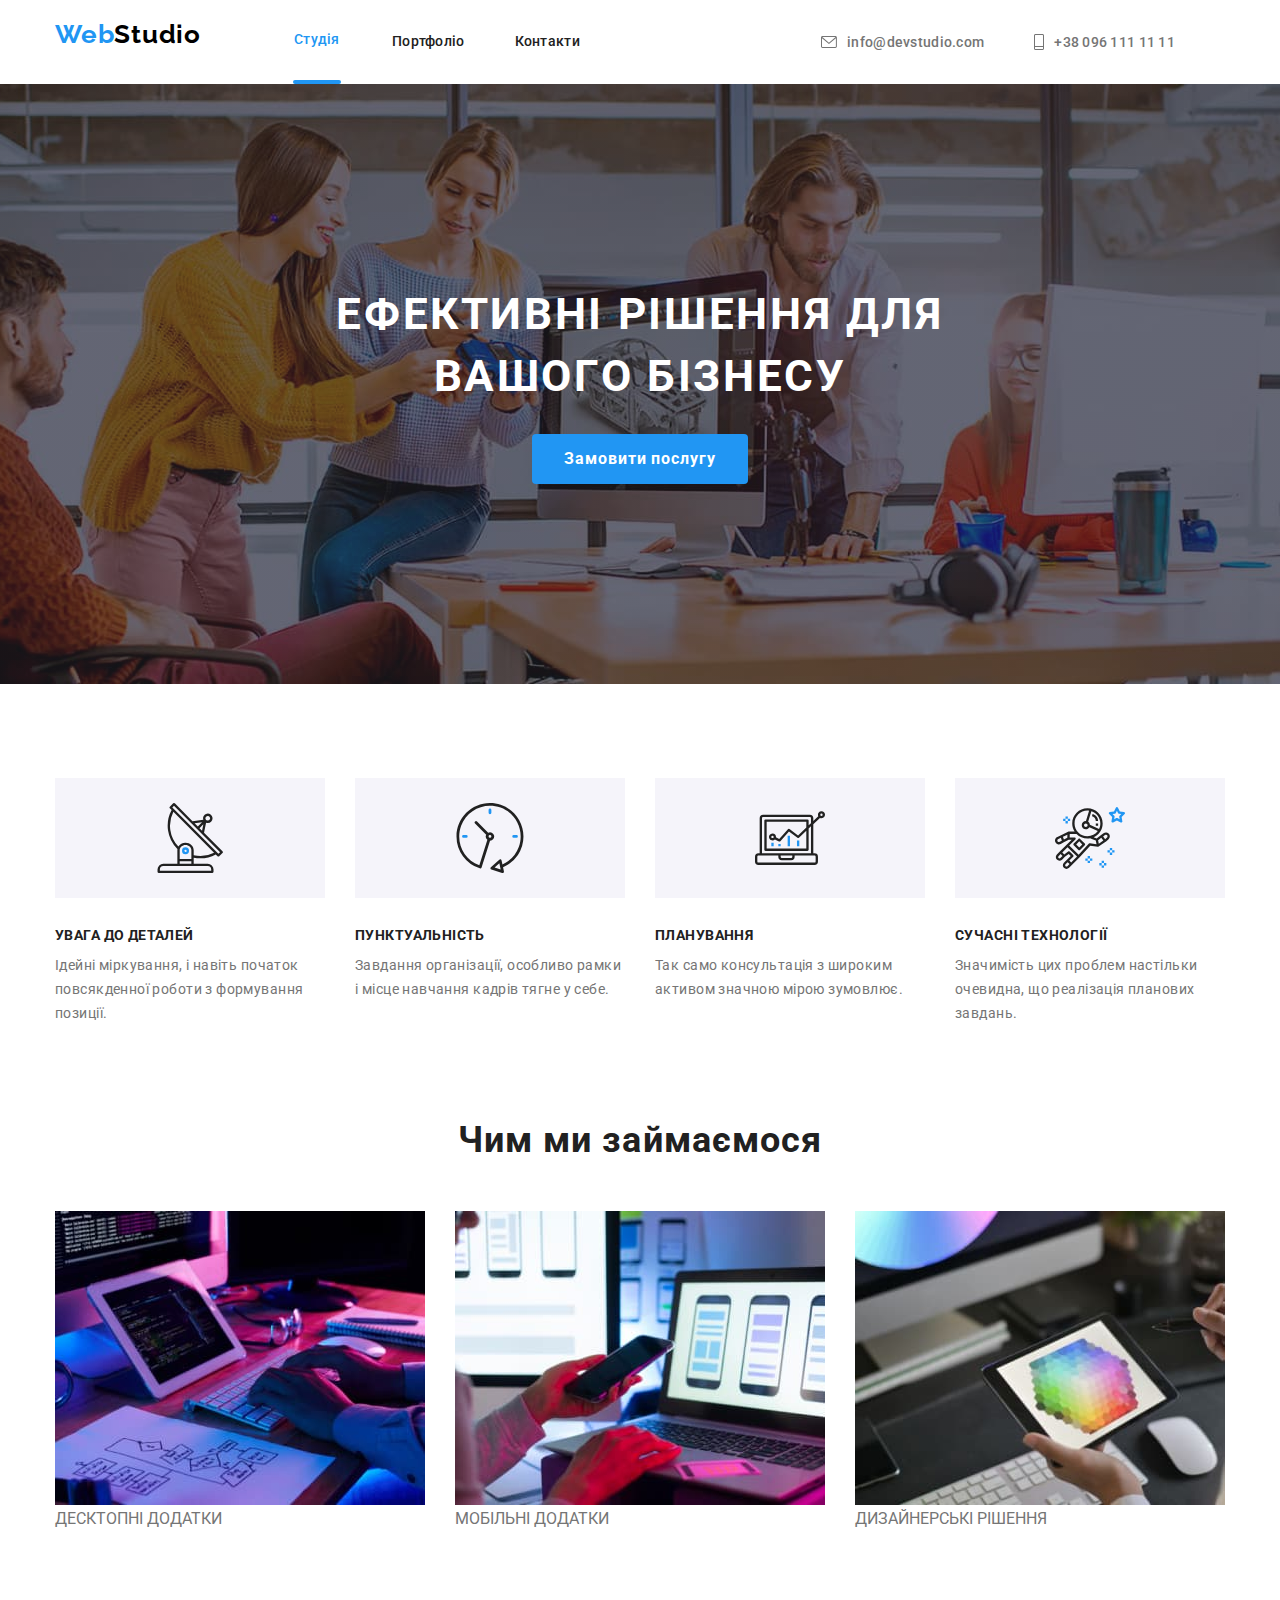
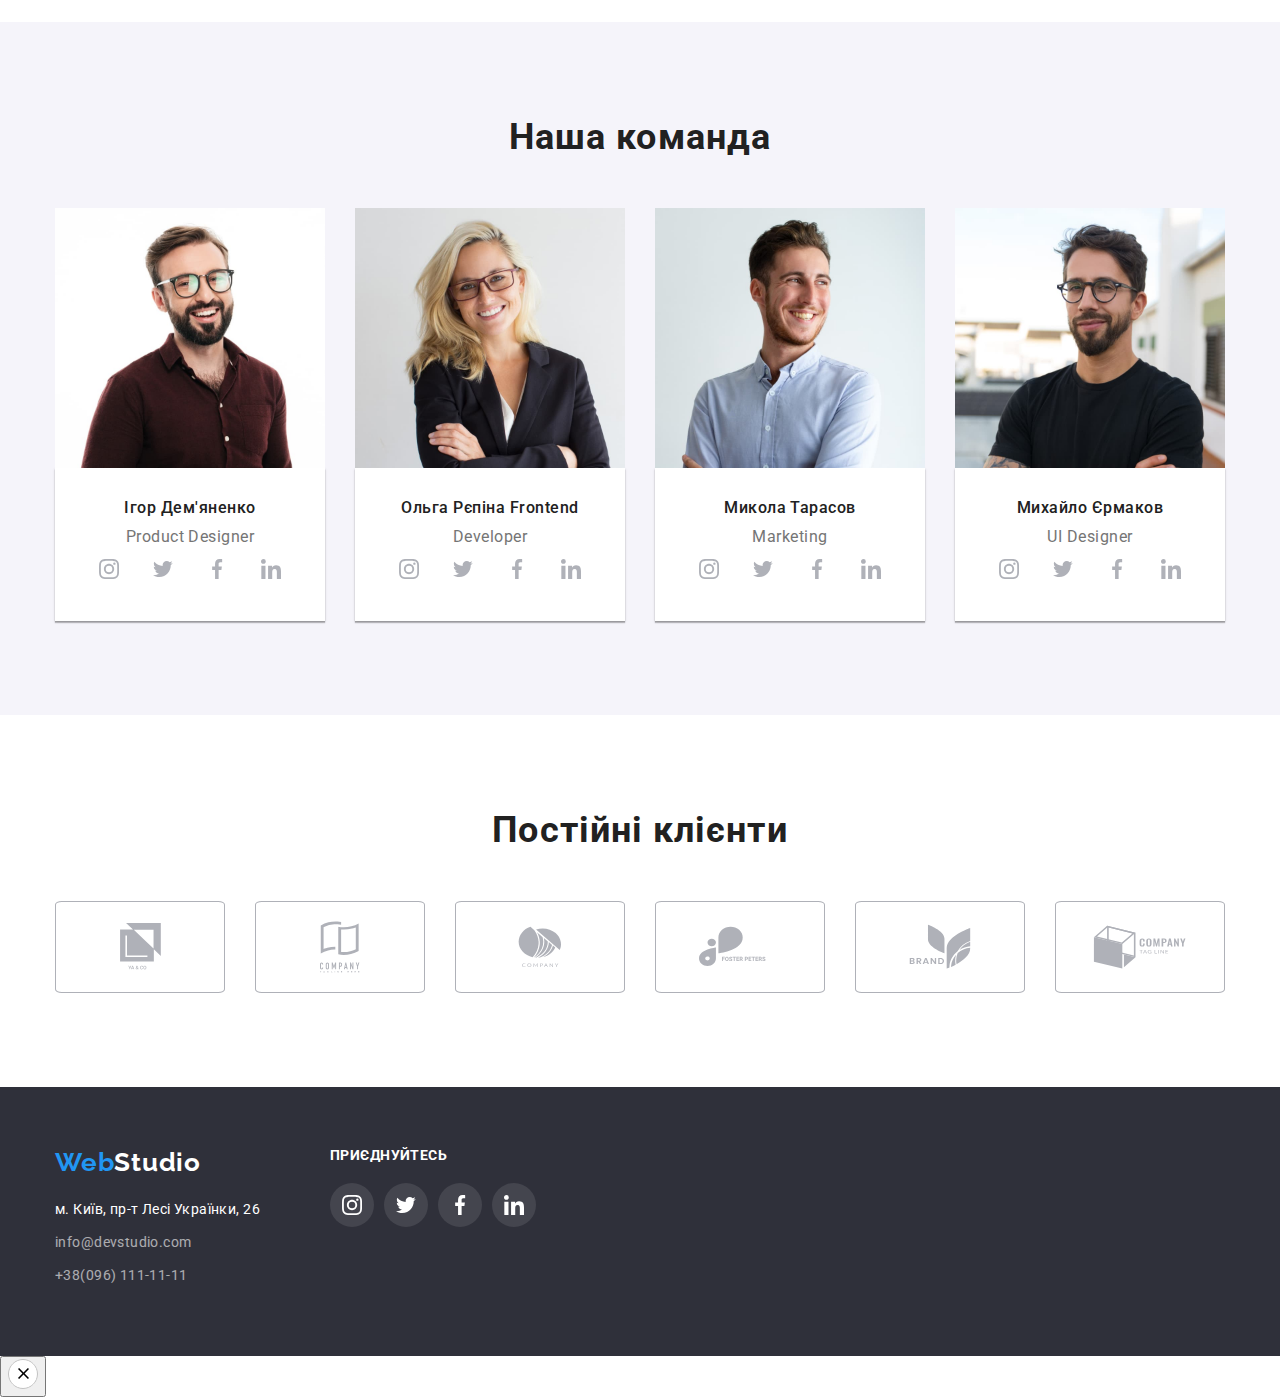
<file: index.html>
<!DOCTYPE html>
<html lang="en">
<head>
    <meta charset="UTF-8">
    <meta http-equiv="X-UA-Compatible" content="IE=edge">
    <meta name="viewport" content="width=device-width, initial-scale=1.0">
    <link rel="preconnect" href="https://fonts.googleapis.com">
    <link rel="preconnect" href="https://fonts.gstatic.com" crossorigin>
    <link href="https://fonts.googleapis.com/css2?family=Raleway:wght@700&family=Roboto:wght@400;500;700;900&display=swap" rel="stylesheet">
<link rel="stylesheet" href="https://cdnjs.cloudflare.com/ajax/libs/modern-normalize/1.1.0/modern-normalize.min.css">
    <link rel="stylesheet" href="./css/styles.css">
    <title>Document</title>
    </head>
<body>
<header>
    <div class="header container">
    <nav class="site-nav list">
           <a href="index.html" class="logo"><span class="logo-first">Web</span><span class="logo-second">Studio</span></a>
<ul class="site-navigation">
    <li><a class="curent-st header-link" href="index.html">Студія</a></li>
    <li><a href="portfolio.html" class="header-link">Портфоліо</a></li>
    <li><a href="" class="header-link">Контакти</a></li>
    </ul>
    </nav>
    <ul class="auth-nav list">
    <li class="header-item"><a href="mailto:info@devstudio.com" class="header-link-contact">
        <svg class="header-icon-first" width="16" height="12"> <use href="./images/icons.svg#icon-envelope-hover"></use></svg> 
        info@devstudio.com</a></li>
    <li class="header-item"><a href="tel:+380961111111" class="header-link-contact">
        <svg class="header-icon-second" width="10" height="16"><use href="./images/icons.svg#icon-phone"></use></svg> 
        +38 096 111 11 11</a></li>
</ul>
</div>
</header>
<main>
<section class="slogan">
    <div class="container">
    <h1 class="slogan-title">ЕФЕКТИВНІ РІШЕННЯ ДЛЯ <br>ВАШОГО БІЗНЕСУ</h1>
    <button type="button" data-modal-open class="order">Замовити послугу</button>
    </div>
    </section>
    
<section class="benefits">
    <div class="container">
    <h2 class="hidden-title">Наші переваги</h2>
<ul class="benefits-reestr list"> 
      
    <li class="benefits-reestr-position">
        <div class="icon-wrap">
        <svg href="" class="benefits-icon" width="70" height="70">
            <use href="./images/icons.svg#icon-telescope"></use>
        </svg>
    </div>
        <h3 class="title">УВАГА ДО ДЕТАЛЕЙ</h3>
        <p class="title-decoding">Ідейні міркування, і навіть початок повсякденної роботи з формування позиції.</p>
    </li >
    <li class="benefits-reestr-position">
        <div class="icon-wrap">
        <svg href="" class="benefits-icon" width="70" height="70">
            <use href="./images/icons.svg#icon-clock"></use>
        </svg>
        </div>
        <h3 class="title">ПУНКТУАЛЬНІСТЬ</h3>
        <p class="title-decoding">Завдання організації, особливо рамки і місце навчання кадрів тягне у себе.</p>
    </li>
    <li class="benefits-reestr-position">
        <div class="icon-wrap">
        <svg href="" class="benefits-icon" width="70" height="70">
            <use href="./images/icons.svg#icon-plan"></use>
        </svg>
        </div>
        <h3 class="title">ПЛАНУВАННЯ</h3>
        <p class="title-decoding">Так само консультація з широким активом значною мірою зумовлює.</p>
    </li>
    <li class="benefits-reestr-position">
        <div class="icon-wrap">
        <svg href="" class="benefits-icon" width="70" height="70">
            <use href="./images/icons.svg#icon-astronaut"></use>
        </svg>
        </div>
        <h3 class="title">СУЧАСНІ ТЕХНОЛОГІЇ</h3>
        <p class="title-decoding">Значимість цих проблем настільки очевидна, що реалізація планових завдань.</p>
    </li>
</ul>
</div>
</section>
<section class="activity">
    <div class="container">
    <h2 class="title-second">Чим ми займаємося</h2>
    <ul class="action list">
        <li>
            <div class="action-wrap"><img src="./images/box1.jpg" alt="створення сайту" width="370"><p class="action-title">ДЕСКТОПНІ ДОДАТКИ</p></div></li>
        <li>
            <div class="action-wrap"><img src="./images/box2.jpg" alt="оптимізація сайту" width="370"><p class="action-title">МОБІЛЬНІ ДОДАТКИ</p></div></li>
        <li><div class="action-wrap"><img src="./images/box3.jpg" alt="просування сайту" width="370"><p class="action-title">ДИЗАЙНЕРСЬКІ РІШЕННЯ</p></div></li>
    </ul>
</section>
<section class="team">
    <div class="container">
    <h2 class="title-second">Наша команда</h2>
    <ul class="team-photo list">    
        <li class="colleague"><img class="photo-colleague" src="./images/photo1.jpg" alt="фото дизайнера продукту" width="270"><div class="additional-wrap"><h3 class="title-name">Ігор Дем'яненко</h3><p class="qualification">Product Designer</p>
            <ul class="soc-list list">
            <li class="soc-item"><a href="" class="soc-link link"><svg class="soc-icon" width="20" height="20"> <use href="./images/icons.svg#icon-instagram"></use></svg></a></li>
            <li class="soc-item"><a href="" class="soc-link link"><svg class="soc-icon" width="20" height="20"> <use href="./images/icons.svg#icon-twitter"></use></svg></a></li>
            <li class="soc-item"><a href="" class="soc-link link"><svg class="soc-icon" width="20" height="20"> <use href="./images/icons.svg#icon-facebook"></use></svg></a></li>
            <li class="soc-item"><a href="" class="soc-link link"><svg class="soc-icon" width="20" height="20"> <use href="./images/icons.svg#icon-linkedin"></use></svg></a></li>
        </ul>
    </div></li>
        <li class="colleague"><img class="photo-colleague" src="./images/photo2.jpg" alt="фото розробника" width="270"><div class="additional-wrap"><h3 class="title-name">Ольга Рєпіна Frontend</h3><p class="qualification">Developer</p><ul class="soc-list list">
            <li class="soc-item"><a href="" class="soc-link link"><svg class="soc-icon" width="20" height="20"> <use href="./images/icons.svg#icon-instagram"></use></svg></a></li>
            <li class="soc-item"><a href="" class="soc-link link"><svg class="soc-icon" width="20" height="20"> <use href="./images/icons.svg#icon-twitter"></use></svg></a></li>
            <li class="soc-item"><a href="" class="soc-link link"><svg class="soc-icon" width="20" height="20"> <use href="./images/icons.svg#icon-facebook"></use></svg></a></li>
            <li class="soc-item"><a href="" class="soc-link link"><svg class="soc-icon" width="20" height="20"> <use href="./images/icons.svg#icon-linkedin"></use></svg></a></li>
        </ul></div></li>

        <li class="colleague"><img class="photo-colleague" src="./images/photo3.jpg" alt="фото маркетолога" width="270"><div class="additional-wrap"><h3 class="title-name">Микола Тарасов</h3><p class="qualification">Marketing</p><ul class="soc-list list">
            <li class="soc-item"><a href="" class="soc-link link"><svg class="soc-icon" width="20" height="20"> <use href="./images/icons.svg#icon-instagram"></use></svg></a></li>
            <li class="soc-item"><a href="" class="soc-link link"><svg class="soc-icon" width="20" height="20"> <use href="./images/icons.svg#icon-twitter"></use></svg></a></li>
            <li class="soc-item"><a href="" class="soc-link link"><svg class="soc-icon" width="20" height="20"> <use href="./images/icons.svg#icon-facebook"></use></svg></a></li>
            <li class="soc-item"><a href="" class="soc-link link"><svg class="soc-icon" width="20" height="20"> <use href="./images/icons.svg#icon-linkedin"></use></svg></a></li>
        </ul></div></li>

        <li class="colleague"><img class="photo-colleague"src="./images/photo4.jpg" alt="фото дизайнера інтерфейсу користувача" width="270"><div class="additional-wrap"><h3 class="title-name">Михайло Єрмаков</h3><p class="qualification">UI Designer</p><ul class="soc-list list">
            <li class="soc-item"><a href="" class="soc-link link"><svg class="soc-icon" width="20" height="20"> <use href="./images/icons.svg#icon-instagram"></use></svg></a></li>
            <li class="soc-item"><a href="" class="soc-link link"><svg class="soc-icon" width="20" height="20"> <use href="./images/icons.svg#icon-twitter"></use></svg></a></li>
            <li class="soc-item"><a href="" class="soc-link link"><svg class="soc-icon" width="20" height="20"> <use href="./images/icons.svg#icon-facebook"></use></svg></a></li>
            <li class="soc-item"><a href="" class="soc-link link"><svg class="soc-icon" width="20" height="20"> <use href="./images/icons.svg#icon-linkedin"></use></svg></a></li>
        </ul></div></li>
    </ul>
</div>
</section>
<section class="clients">
    <div class="container">
        <h2 class="title-second">Постійні клієнти</h2>
        <ul class="clients-list list">
            <li class="client-item"><a href="" class="client-link link"><svg class="client-icon" width="41" height="46.7"> <use href="./images/icons.svg#icon-company1"></use></svg></a></li>
            <li class="client-item"><a href="" class="client-link link"><svg class="client-icon" width="40" height="52"> <use href="./images/icons.svg#icon-company2"></use></svg></a></li>
            <li class="client-item"><a href="" class="client-link link"><svg class="client-icon" width="43.5" height="41.2"> <use href="./images/icons.svg#icon-company3"></use></svg></a></li>
            <li class="client-item"><a href="" class="client-link link"><svg class="client-icon" width="84.5" height="40.6"> <use href="./images/icons.svg#icon-company4"></use></svg></a></li>
            <li class="client-item"><a href="" class="client-link link"><svg class="client-icon" width="62.54" height="45.43"> <use href="./images/icons.svg#icon-company5"></use></svg></a></li>
            <li class="client-item"><a href="" class="client-link link"><svg class="client-icon" width="93.80" height="43.93"> <use href="./images/icons.svg#icon-company6"></use></svg></a></li>
        </ul>

    </div>

</section>
</main>  
<footer>
    <div class="footer container">
        <div class="footer-flax">
        <div class="footer-wrap">
    <a href="index.html" class="logo-footer"><span class="logo-first">Web</span><span class="logo-second">Studio</span></a>
    <address>
        <ul class="footer-adress list">
            <li><a href="" class="footer-link">м. Київ, пр-т Лесі Українки, 26</a></li>
            <li><a href="mailto:info@devstudio.com" class="footer-link-contact">info@devstudio.com</a></li>
            <li><a href="tel:+380961111111" class="footer-link-contact">+38(096) 111-11-11</a></li>
        </ul>
    </address>
</div>
<div class="footer-wrap">
    <h4 class="footer-title">ПРИЄДНУЙТЕСЬ</h4>
        <ul class="footer-soc-list list">
            <li class="footer-item"><a href="" class="footer-soc-link link"><svg class="footer-soc-icon" width="20" height="20"> <use href="./images/icons.svg#icon-instagram"></use></svg></a></li>
            <li class="footer-item"><a href="" class="footer-soc-link link"><svg class="footer-soc-icon" width="20" height="20"> <use href="./images/icons.svg#icon-twitter"></use></svg></a></li>
            <li class="footer-item"><a href="" class="footer-soc-link link"><svg class="footer-soc-icon" width="20" height="20"> <use href="./images/icons.svg#icon-facebook"></use></svg></a></li>
            <li class="footer-item"><a href="" class="footer-soc-link link"><svg class="footer-soc-icon" width="20" height="20"> <use href="./images/icons.svg#icon-linkedin"></use></svg></a></li>
    </ul>
</div>
    </div>
</div>
</footer> 
<div class="backdrop is-hidden" data-modal>
    <div class="modal">
        <button type="button" class="close-modal" data-modal-close ><svg class="modal-icon" width="30" height="30"><use href="./images/icons.svg#icon-close"></use></svg>
    </div>
</div>
<script src="./modal.js"></script>
<script></script>
</body>
</html>
</file>
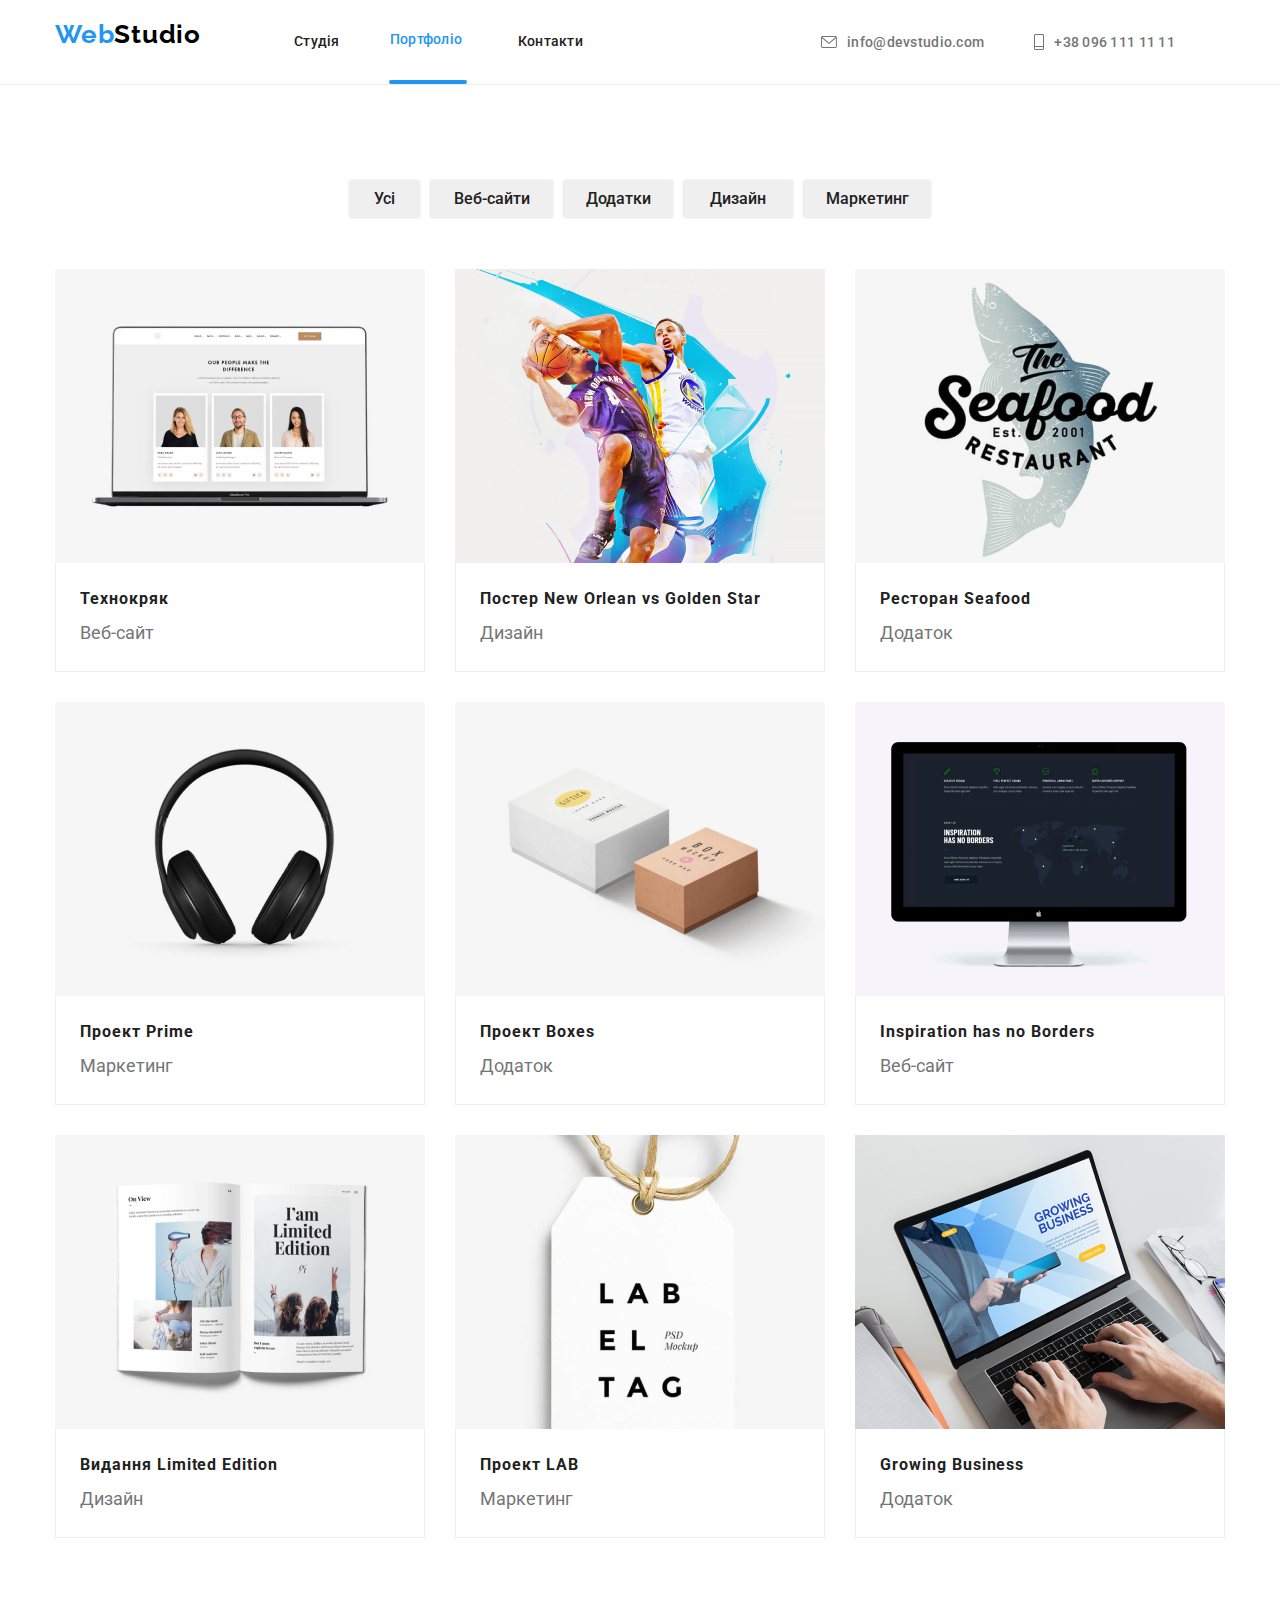
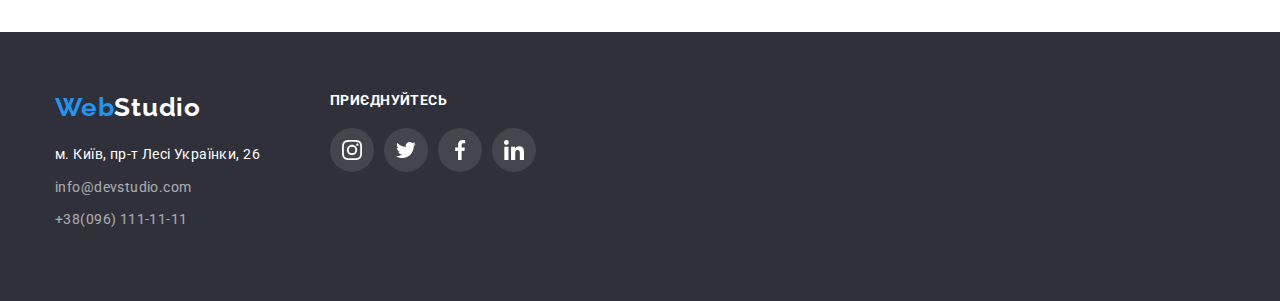
<file: portfolio.html>
<!DOCTYPE html>
<html lang="en">
<head>
    <meta charset="UTF-8">
    <meta http-equiv="X-UA-Compatible" content="IE=edge">
    <meta name="viewport" content="width=device-width, initial-scale=1.0">
    <link rel="preconnect" href="https://fonts.googleapis.com">
<link rel="preconnect" href="https://fonts.gstatic.com" crossorigin>
<link href="https://fonts.googleapis.com/css2?family=Raleway:wght@700&family=Roboto:wght@400;500;700;900&display=swap" rel="stylesheet">
<link rel="stylesheet" href="https://cdnjs.cloudflare.com/ajax/libs/modern-normalize/1.1.0/modern-normalize.min.css">
<link rel="stylesheet" href="./css/styles.css">
    <title>Portfolio</title>
</head>
<body class="portf">
    <header class="main-header">
        <div class="header container">
        <nav class="site-nav list">
               <a href="index.html" class="logo"><span class="logo-first">Web</span><span class="logo-second">Studio</span></a>
    <ul class="site-navigation">
        <li><a class="header-link" href="index.html">Студія</a></li>
        <li><a href="portfolio.html" class="curent-port header-link">Портфоліо</a></li>
        <li><a href="" class="header-link">Контакти</a></li>
        </ul>
        </nav>
        
        <ul class="auth-nav list">
    <li class="header-item"><a href="mailto:info@devstudio.com" class="header-link-contact"><svg class="header-icon-first" width="16" height="12"> <use href="./images/icons.svg#icon-envelope-hover"></use></svg>info@devstudio.com</a></li>
        <li><a href="tel:+380961111111" class="header-link-contact"><svg class="header-icon-second" width="10" height="16"> <use href="./images/icons.svg#icon-phone"></use></svg>+38 096 111 11 11</a></li>
    </ul>
    </div>
    </header>
<main>
<section class="portfolio">
    <div class="examples container">
    <h1 class="hidden-title">Приклади наших робіт</h1>
    <ul class="buttons list">
        <li class="name-button"><button type="button" class="choice-all"><span class="choice-all-name">Усі</span></button></li>
        <li class="name-button"><button type="button" class="choice-web"><span class="choice-web-name">Веб-сайти</span></button></li>
        <li class="name-button"><button type="button" class="choice-applications"><span class="choice-application-name">Додатки</span></button></li>
        <li class="name-button"><button type="button" class="choice-design"><span class="choice-design-name">Дизайн</span></button></li>
        <li class="name-button"><button type="button" class="choice-marketing"><span class="choice-marketing-name">Маркетинг</span></button></li>
    </ul>

    <ul class="pict list">
        <li class="picture-box">
            <a href="" class="picture">
                <div class="top-text-wrap"><img class="card" src="./images/img1.jpg" alt="ноутбук" width="370"><p class="top-text">Ресурс пропонує комплексні пропозиції з різним рівнем функціоналу та сервісів. Все це дозволить відвідувачу отримати вичерпні відомості про компанію чи приватну особу.</p></div><div class="second-wrap"><h2 class="picture-title">Технокряк</h2><p class="picture-title-kind">Веб-сайт</p></div></a></li>
        
        <li class="picture-box">
            <a href="" class="picture">
                <div class="top-text-wrap"><img class="card" src="./images/img2.jpg" alt="постер" width="370"><p class="top-text">Ресурс пропонує комплексні пропозиції з різним рівнем функціоналу та сервісів. Все це дозволить відвідувачу отримати вичерпні відомості про компанію чи приватну особу.</p></div><div class="second-wrap"><h2 class="picture-title">Постер New Orlean vs Golden Star</h2><p class="picture-title-kind">Дизайн</p></div></a></li>
       
        <li class="picture-box">
            <a href="" class="picture">
                <div class="top-text-wrap"><img class="card" src="./images/img3.jpg" alt="Лого ресторана" width="370"><p class="top-text">Ресурс пропонує комплексні пропозиції з різним рівнем функціоналу та сервісів. Все це дозволить відвідувачу отримати вичерпні відомості про компанію чи приватну особу.</p></div><div class="second-wrap"><h2 class="picture-title">Ресторан Seafood</h2><p class="picture-title-kind">Додаток</p></div></a></li>
        
        <li class="picture-box">
            <a href="" class="picture">
                <div class="top-text-wrap"><img class="card" src="./images/img4.jpg" alt="навушники" width="370"><p class="top-text">Ресурс пропонує комплексні пропозиції з різним рівнем функціоналу та сервісів. Все це дозволить відвідувачу отримати вичерпні відомості про компанію чи приватну особу.</p></div><div class="second-wrap"><h2 class="picture-title">Проект Prime</h2><p class="picture-title-kind">Маркетинг</p></div></a></li>
        
        <li class="picture-box"><a href="" class="picture"><div class="top-text-wrap"><img class="card" src="./images/img5.jpg" alt="коробки" width="370"><p class="top-text">Ресурс пропонує комплексні пропозиції з різним рівнем функціоналу та сервісів. Все це дозволить відвідувачу отримати вичерпні відомості про компанію чи приватну особу.</p></div><div class="second-wrap"><h2 class="picture-title">Проект Boxes</h2><p class="picture-title-kind">Додаток</p></div></a></li>
        
        <li class="picture-box"><a href="" class="picture"><div class="top-text-wrap"><img class="card"  src="./images/img6.jpg" alt="компьютер" width="370"><p class="top-text">Ресурс пропонує комплексні пропозиції з різним рівнем функціоналу та сервісів. Все це дозволить відвідувачу отримати вичерпні відомості про компанію чи приватну особу.</p></div><div class="second-wrap"><h2 class="picture-title">Inspiration has no Borders</h2><p class="picture-title-kind">Веб-сайт</p></div></a></li>
        
        <li class="picture-box"><a href="" class="picture"><div class="top-text-wrap"><img class="card"  src="./images/img7.jpg" alt="Журнал" width="370"><p class="top-text">Ресурс пропонує комплексні пропозиції з різним рівнем функціоналу та сервісів. Все це дозволить відвідувачу отримати вичерпні відомості про компанію чи приватну особу.</p></div><div class="second-wrap"><h2 class="picture-title">Видання Limited Edition</h2><p class="picture-title-kind">Дизайн</p></div></a></li>
        
        <li class="picture-box"><a href="" class="picture"><div class="top-text-wrap"><img class="card"  src="./images/img8.jpg" alt="Лейба" width="370"><p class="top-text">Ресурс пропонує комплексні пропозиції з різним рівнем функціоналу та сервісів. Все це дозволить відвідувачу отримати вичерпні відомості про компанію чи приватну особу.</p></div><div class="second-wrap"><h2 class="picture-title">Проект LAB</h2><p class="picture-title-kind">Маркетинг</p></div></a></li>
        
        <li class="picture-box"><a href="" class="picture"><div class="top-text-wrap"><img class="card"  src="./images/img9.jpg" alt="ноутбук" width="370"><p class="top-text">Ресурс пропонує комплексні пропозиції з різним рівнем функціоналу та сервісів. Все це дозволить відвідувачу отримати вичерпні відомості про компанію чи приватну особу.</p></div><div class="second-wrap"><h2 class="picture-title">Growing Business</h2><p class="picture-title-kind">Додаток</p></div></a></li>    
    </ul>
    </div>
</section>

</main>
<footer>
    <div class="footer container">
        <div class="footer-flax">
        <div class="footer-wrap">
    <a href="index.html" class="logo-footer"><span class="logo-first">Web</span><span class="logo-second">Studio</span></a>
    <address>
        <ul class="footer-adress list">
            <li><a href="" class="footer-link">м. Київ, пр-т Лесі Українки, 26</a></li>
            <li><a href="mailto:info@devstudio.com" class="footer-link-contact">info@devstudio.com</a></li>
            <li><a href="tel:+380961111111" class="footer-link-contact">+38(096) 111-11-11</a></li>
        </ul>
    </address>
</div>
<div class="footer-wrap">
    <h4 class="footer-title">ПРИЄДНУЙТЕСЬ</h4>
        <ul class="footer-soc-list list">
            <li class="footer-item"><a href="" class="footer-soc-link link"><svg class="footer-soc-icon" width="20" height="20"> <use href="./images/icons.svg#icon-instagram"></use></svg></a></li>
            <li class="footer-item"><a href="" class="footer-soc-link link"><svg class="footer-soc-icon" width="20" height="20"> <use href="./images/icons.svg#icon-twitter"></use></svg></a></li>
            <li class="footer-item"><a href="" class="footer-soc-link link"><svg class="footer-soc-icon" width="20" height="20"> <use href="./images/icons.svg#icon-facebook"></use></svg></a></li>
            <li class="footer-item"><a href="" class="footer-soc-link link"><svg class="footer-soc-icon" width="20" height="20"> <use href="./images/icons.svg#icon-linkedin"></use></svg></a></li>
    </ul>
</div>
    </div>
</div>
</footer> 
    
    
    
</body>
</html>
</file>
<file: css/styles.css>
/* головний колір текста #757575
колір заголовків #212121
основний фон #F5F5F5
фон підвала та героя #2F303A
фон секції #F5F4FA
колір акцента #2196F3 
акцент текста #FFFFFF*/

:root{
    --primary-text-color: #757575;
    --title-text-color: #212121;
    --accent-color: #2196F3;
    --accent-text-color: #FFFFFF;
    --accent-background-color: #2F303A;
    --background-color: #F5F5F5;
    --color1: #F5F4FA;      

}

html{
    box-sizing: border-box;
}

*,
*::before,
*::after{
    box-sizing: inherit;
}

.container{
    width: 1200px;
    padding-left: 15px;
    padding-right: 15px;
    margin-left: auto;
    margin-right: auto;
}
.header{
    display: flex;
    align-items: center;
    background-color: var(--accent-text-color);
}

.main-header{
    border-bottom-width: 1px;
    border-bottom-style: solid;
    border-bottom-color: #ECECEC;

}

.slogan{
    background-color: #C4C4C4;
    text-align: center;
    height: 600px;
    max-width: 1600px;
    margin-left: auto;
    margin-right: auto;
    padding-top: 200px;     
    padding-bottom: 200px;
    background-image: linear-gradient(to right, rgba(47,48,58,0.4), rgba(47,48,58,0.4)), url(../images/img10.jpg); 
    background-position: center;
    background-size: cover;
    background-repeat: no-repeat;
   
}

.benefits{
    background-color: var(--accent-text-color);
    padding-top: 94px;
    padding-bottom: 94px;
 }

.activity{
    background-color: var(--accent-text-color);
    padding-bottom:94px;
}


.team{
    padding-top: 94px;
    padding-bottom: 94px;
    
}

.clients{
    background-color: var(--accent-text-color);
    padding-top: 94px;
    padding-bottom: 94px;
}

.examples{
    padding-top: 94px;
    padding-bottom: 94px;
}
.footer{
    padding-top: 60px;
    padding-bottom: 60px;
}

body{font-family: 'Roboto', sans-serif;

color: var(--primary-text-color);

}

h1,h2,h3,h4,h5,h6,p{
    margin: 0;
    padding: 0;
}


.list{
   margin: 0;
   padding: 0;
   list-style: none;
}



.logo{
    display: block;
    font-family: 'Raleway';
    font-weight: 700;
    font-size: 26px;
    line-height: 1.2;
    text-decoration: none;
    letter-spacing: 0.03em;
    padding-top: 19px;
    padding-bottom: 30px;
     margin-right: 93px;
}
.logo-first{
    color: var(--accent-color);
    
}
.logo-second{
        color: #000000;
    
}
.header-link{
    display: block;
    color: var(--title-text-color);
    letter-spacing: 0.02em;
        font-weight: 500;
        font-size: 14px;
        line-height: 1.14;
        letter-spacing: 0.02em;
    text-decoration: none;
    transition-property: var(--accent-color);
    transition-duration: 250ms;
    transition-timing-function: cubic-bezier(0.4, 0, 0.2, 1);

}

.header-link:hover, .header-link:focus {
    color: var(--accent-color);
} 

.curent-port, .curent-st{
    display: block;
    color: var(--accent-color);
    letter-spacing: 0.02em;
        font-weight: 500;
        font-size: 14px;
        line-height: 1.14;
        letter-spacing: 0.02em;
    text-decoration: none;
    
}

.header-link-contact{
    display: flex;
    align-items: center;
    justify-content: center;
    color: var(--primary-text-color);
    font-weight: 500;
    font-size: 14px;
    line-height: 16px;
    letter-spacing: 0.02em;
    text-decoration: none;
    transition-property: color;
    transition-duration: 250ms;
    transition-timing-function: cubic-bezier(0.4, 0, 0.2, 1);
}
.header-link-contact:hover, .header-link-contact:focus {
color: var(--accent-color);
}

.curent-st::after{ 
    content: '';
    width: 48px;
    height: 4px;
    background-color: var(--accent-color);
    border-radius: 2px;
    display: block;
    position: relative;
    top: 32px;
    right: 1px;

}
.curent-port::after{
    content: '';
width: 78px;
height: 4px;
background-color: var(--accent-color);
border-radius: 2px;
display: block;
position: relative;
top: 32px;
right: 1px;
}


/* main index styles */
/* hero */


.slogan-title{   
    color: var(--accent-text-color);
        font-weight: 700;
        font-size: 44px;
        line-height: 1.4;
        letter-spacing: 0.06em;
        margin-left: auto;
        margin-right: auto;
        margin-bottom:30px;
        width: 696px;
        height: 120px;
}


.order{
    display: inline-block;
    background-color: var(--accent-color);
    color: var(--accent-text-color);
    font-weight: 700;
    font-size: 16px;
    line-height: 1.9;
    align: center;
    vertical-align: center;
    letter-spacing: 0.06em;
    border-radius: 4px;
    padding: 10px;32px;
    min-width: 216px;
    cursor: pointer;
    border: none
    }
 
    
.hidden-title{
    position: absolute;
    width: 1px;
    height: 1px;
    margin: -1px;
    border: 0;
    padding: 0;
  
    white-space: nowrap;
    clip-path: inset(100%);
    clip: rect(0 0 0 0);
    overflow: hidden;
  } 


.title{
    color: var(--title-text-color);
        font-weight: 700;
        font-size: 14px;
        line-height: 1.14;
        letter-spacing: 0.03em;
        margin: 0;
        margin-bottom: 10px;
}
.title-decoding{
        font-size: 14px;
        line-height: 1.7;
        letter-spacing: 0.03em;
        margin: 0;
}
.title-second{
    color: var(--title-text-color);
        
            font-weight: 700;
            font-size: 36px;
            line-height: 1.17;
            text-align: center;
            letter-spacing: 0.03em;
            margin-bottom:50px;
}


.team{
    background-color: var(--color1)
    
} 
.title-name{
    color: var(--title-text-color);
font-weight: 500;
font-size: 16px;
line-height: 1.2;
align-items: center;
vertical-align: top;
letter-spacing: 0.03em;
margin-bottom: 10px;
}
.qualification{
font-size: 16px;
line-height: 1.2;
align-items: center;
vertical-align: top;
letter-spacing: 0.03em;
}
.additional-wrap{
    background-color: var(--accent-text-color);
    padding-top: 30px;
 padding-bottom: 30px;
    text-align: center;
    box-shadow: 0px 1px 3px rgba(0, 0, 0, 0.12), 0px 1px 1px rgba(0, 0, 0, 0.14), 0px 2px 1px rgba(0, 0, 0, 0.2);
}

/*main Portfolio styles*/

.portf{
    background-color: var(--accent-text-color)
}


.choice-all, .choice-web, .choice-applications, .choice-design, .choice-marketing
{
    display: inline-block;
    font-weight: 500;
    font-size: 16px;
    line-height: 1.6;
    vertical-align: top;
    letter-spacing: 0.03
    background-color: var(--color1);
    color: var(--title-text-color);
    cursor: pointer;
    border-radius: 4px;
    text-align: center;
    border:1px solid var(--color1)
   
}
.choice-all{
    min-width: 73px;
    padding: 6px 25px;
    
}
.choice-web{
    min-width: 125px;
    padding: 6px 22px;
}
.choice-applications{
    min-width: 112px;
    padding: 6px 22px;
}
.choice-design{
    min-width: 112px;
    padding: 6px 22px;
}
.choice-marketing{
    min-width: 130px;
    padding: 6px 22px;
}


.choice-all, .choice-web, .choice-applications, .choice-design,.choice-marketing{
    transition-property: box-shadow, background-color, color;
    transition-duration: 250ms;
    transition-timing-function: cubic-bezier(0.4, 0, 0.2, 1);
}


.choice-all:hover, .choice-all:focus {
    background-color: var(--accent-color);
    color: var(--accent-text-color);
    box-shadow: 10px 10px 14px 10px rgba(0, 0, 0, 0.25); 
   
}

.choice-web:hover, .choice-web:focus {
    background-color: var(--accent-color);
    color: var(--accent-text-color);
    box-shadow: 10px 10px 14px 10px rgba(0, 0, 0, 0.25);
}
.choice-applications:hover, .choice-applications:focus {
    background-color: var(--accent-color);
    color: var(--accent-text-color);
    box-shadow: 10px 10px 14px 10px rgba(0, 0, 0, 0.25);
}
.choice-design:hover, .choice-design:focus {
    background-color: var(--accent-color);
    color: var(--accent-text-color);
    box-shadow: 10px 10px 14px 10px rgba(0, 0, 0, 0.25);
}
.choice-marketing:hover, .choice-marketing:focus {
    background-color: var(--accent-color);
    color: var(--accent-text-color);
    box-shadow: 10px 10px 14px 10px rgba(0, 0, 0, 0.25);
}

.card{
    display: block;
}

.picture{
    text-decoration: none;
    display: block;
    transition-property: box-shadow;
    transition-duration: 250ms;
    transition-timing-function: cubic-bezier(0.4, 0, 0.2, 1);
      
}

.picture:hover, .picture:focus{
    box-shadow: 0px 4px 4px 0px rgba(0, 0, 0, 0.25);
}

 


.picture-title{
    
    color: var(--title-text-color);
    font-weight: 700;
    font-size: 16px;
    line-height: 2;
    letter-spacing: 0.06em;  
    

}

.picture-title-kind{
    color: var(--primary-text-color);
    font-weight: 400;
    font-size: 18px;
    line-height: 2;
    
}
.second-wrap{
    padding-top: 20px;
    padding-right: 24px;
    padding-bottom: 20px;
    padding-left: 24px;
    border-right: 1px solid #EEEEEE; 
    border-bottom: 1px solid #EEEEEE;
    border-left: 1px solid #EEEEEE;

}



/* footer styles */
footer{
    background-color: var(--accent-background-color);
    
}
.footer-flax{
    display: flex;
    gap: 70px;
}
.logo-footer{font-family: 'Raleway';
    font-weight: 700;
    font-size: 26px;
    line-height: 1.2;
    text-decoration: none;
    letter-spacing: 0.03em;
    display: block;
    margin-bottom: 20px;
   
}
 .footer-adress{
    
 }

.footer-link{
    color: var(--accent-text-color);
    font-style: normal;
font-size: 14px;
line-height: 1.7;
letter-spacing: 0.03em;
text-decoration: none;
transition-property: color;
transition-duration: 250ms;
transition-timing-function: cubic-bezier(0.4, 0, 0.2, 1);

}

.footer-link-contact{
    color: var(--accent-text-color);
    opacity: 0.6;
    font-style: normal;
font-size: 14px;
line-height: 1.7;
letter-spacing: 0.03em;
text-decoration: none;
transition-property: color;
transition-duration: 250ms;
transition-timing-function: cubic-bezier(0.4, 0, 0.2, 1);
}

.footer-link-contact:hover, .footer-link-contact:focus {
    color: var(--accent-color);
}

.footer-link:hover, .footer-link:focus {
    color: var(--accent-color);
    }

footer .logo-second{
    color: var(--accent-text-color);
}
.footer-adress>li{
    margin-bottom: 9px;
}

.footer-soc-list{
    display: flex;
    gap: 10px;
    
   }

   .footer-title{
    color: var(--accent-text-color);
    font-style: bold;
    font-size: 14px;
    line-height: 1.17;
    letter-spacing: 0.03em;
    margin-bottom: 20px;
   }

   .footer-item{
    width: 44px;
    height: 44px;
   }

   .footer-soc-link{
    width: 100%;
    height: 100%;
    background-color: rgba(255, 255, 255, 0.1);
    border-radius: 50%;
    display: flex;
    justify-content: center;
    align-items: center;
    transition-property: background-color;
transition-duration: 250ms;
transition-timing-function: cubic-bezier(0.4, 0, 0.2, 1); 
   }

   .footer-soc-icon{
    fill: #FFFFFF;
   }

   .footer-soc-link:hover, .footer-soc-link:focus{
background-color: var(--accent-color);
   }

/* flex index */
.site-nav{
    display: flex;
}

.site-navigation{
 display: flex;
 align-items: center;
 list-style: none;
 margin-top: 0;
 margin-bottom: 0;
gap: 50px;  
padding: 0; 

}

.header-link{
    display: block;
    padding-top: 32px;
 padding-bottom: 32px;
}




.auth-nav{
    display: flex;
    margin-left: auto;
    }

.auth-nav li{
    margin-right: 50px;
       
 }

 .auth-nav li:last-child:{
    margin-right: 50px;
  }

  .benefits-reestr{
    display: flex;
    gap: 30px;
          
  }

  .benefits-reestr-position{
    width: 270px;       
  }


.action{
    display: flex;
    gap: 30px;
}
.action li{
    display: block;
    
}



.team-photo{
    display: flex;
    gap: 30px;
}
.photo-colleague{
    display: block;
     
}

.coleague{ 
    margin-right: 30px;
    text-align: center;
    border-radius: 4px;
    background-color: var(--accent-text-color);
    box-shadow: 0 4 4 0 rgba(0, 0, 0, 0.25)
}
.bandit:last-child:{
    margin-right: 30px;
}

  /* flex portfolio */

.buttons{
    display: flex;
    margin-right: auto;
    margin-left: auto;
    margin-bottom: 50px;
    justify-content: center;
gap: 8px;
}


.pict{
    display: flex;
    flex-wrap: wrap;
    gap: 30px;
       
}

/* icons */
/* icons benefits */
.icon-wrap{
    display: flex;
    background-color: var(--color1);
    width: 270px;
    height: 120px;
align-items: center;
justify-content:center;
margin-bottom: 30px;
}

.soc-list{
    display: flex;
    gap: 10px;
    justify-content: center;

}

.soc-item{
    width: 44px;
    height: 44px;
   
}

.soc-link{
    width: 100%;
    height: 100%;
    border-radius: 50%;
    display: flex;
    align-items: center;
    justify-content: center;
    transition-property: background-color;
    transition-duration: 250ms;
    transition-timing-function: cubic-bezier(0.4, 0, 0.2, 1);
}

.soc-icon{
    fill: #AFB1B8;
    transition-property: fill;
    transition-duration: 250ms;
    transition-timing-function: cubic-bezier(0.4, 0, 0.2, 1);
}

.soc-link:hover, .soc-link:focus{
    background-color: var(--accent-color);
}


.soc-link:hover .soc-icon,
.soc-link:focus .soc-icon{
   fill: var(--accent-text-color);
}
   
.clients-list{
    display: flex;
    justify-content: center;
    gap: 30px;    
}

.client-item{
    width: 170px;
    height: 92px;
}


.client-link{
    width: 100%;
    height: 100%;
    display: flex;
    justify-content: center;
    align-items: center;
    border: 1px solid rgba(175, 177, 184, 1);
    border-radius: 4%;
    box-shadow: rgba(0, 0, 0, 0.25);
    transition-property: border;
    transition-duration: 250ms;
    transition-timing-function: cubic-bezier(0.4, 0, 0.2, 1);
  }

.client-icon{
   fill: #AFB1B8;
   transition-property: fill;
    transition-duration: 250ms;
    transition-timing-function: cubic-bezier(0.4, 0, 0.2, 1);
}

.client-link:hover, .client-link:focus{
    border: 1px solid #2196F3
}

.client-link:hover .client-icon,
.client-link:focus .client-icon{
   fill: #2196F3
}




.header-icon-first{
    fill: #757575;
    margin-right: 10px;
  width: 16px;
  height: 12px;
  transition-property: fill;
    transition-duration: 250ms;
    transition-timing-function: cubic-bezier(0.4, 0, 0.2, 1);
}

.header-icon-second{
    fill: #757575;
    margin-right: 10px;
    width: 10px;
    height: 16px;
    transition-property: fill;
    transition-duration: 250ms;
    transition-timing-function: cubic-bezier(0.4, 0, 0.2, 1);
}


.header-link-contact:hover .header-icon-first,
.header-link-contact:focus .header-icon-first {
    fill: #2196F3;
    }

    .header-link-contact:hover .header-icon-second,
    .header-link-contact:focus .header-icon-second {
        fill: #2196F3;
        }

            
.top-text-wrap{ 
    position: relative; 
    overflow: hidden;
 } 

.top-text{ 
    position: absolute; 
    top: 0;
     font-weight: 400;
    font-size: 18px;
line-height: 1.6;
letter-spacing: 0.03;
color: rgba(255, 255, 255, 1);
background-color: rgba(33, 150, 243, 0.9);
height: 100%;
padding-top: 63px;
padding-left: 24px;
padding-right: 24px;
 transform: translateY(100%);
  transition-property: translateY(100%);
  transition-duration: 250ms;
  transition-timing-function: cubic-bezier(0.4, 0, 0.2, 1);
} 

.picture-box:hover .top-text{ 
    transform: translateY(0);
}

.picture:focus .top-text{ 
    transform: translateY(0); 



.action-wrap{
    position: relative;
}

.action-title{
font-weight: 700;    
font-size: 14px;
line-height: 1.17;
letter-spacing: 0.03;
text-align: center;
color: rgba(255, 255, 255, 1);
padding-top: 27px;
padding-bottom: 27px;
background-color: rgba(47, 48, 58, 0.8);
position: absolute;
width: 100%;
bottom: 0;
left: 0;
}

.backdrop{
    position: fixed;
    top: 0;
    left: 0;
    width: 100%;
    height: 100%;
    background-color: rgba(0, 0, 0, 0.2);
    transition: opacity;
    transition-duration: 250ms;
    transition-timing-function: cubic-bezier(0.4, 0, 0.2, 1);
    }

.modal{
    position: absolute;
    top: 50%;
    left: 50%;
    min-width: 528px;
    min-height: 581px;
    background-color: #fff;
    transform: translate(-50%, -50%);
    transition-property: opacity;
    transition-duration: 250ms;
    transition-timing-function: cubic-bezier(0.4, 0, 0.2, 1);
transform: translate(-50%, -50%);
transition:  cubic-bezier(0.0, 0.0, 1.0, 1.0)
}


.close-modal{
    position: absolute;
    top: 10px;
    right: 10px;
    padding: 0;
display: flex;
justify-content: center;
background-color: transparent;
border: transparent;
}

.is-hidden{
    opacity: 0;
    visibility: hidden;
    pointer-events: none;

}
 .backdrop.is-hidden .modal{
    min-height: 0;
    transform: translate(-50%, -50%);
 }
</file>
